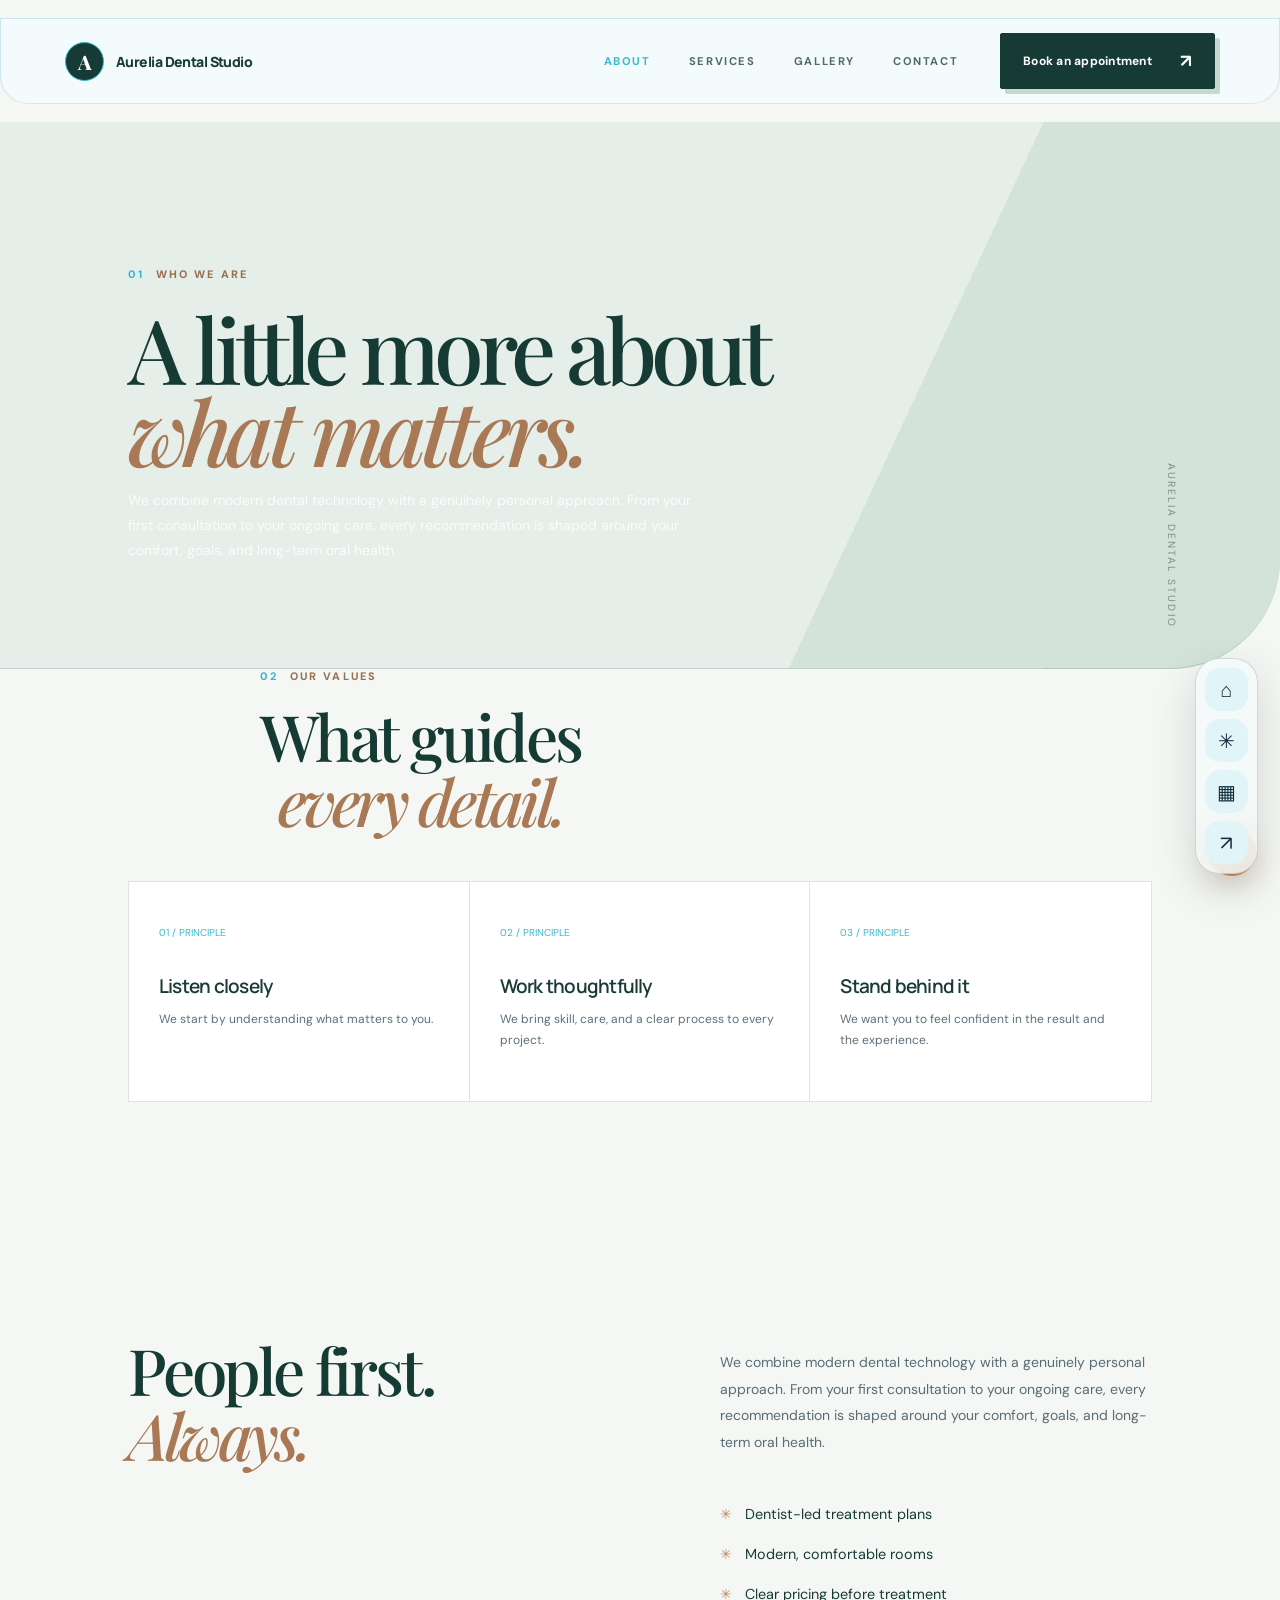
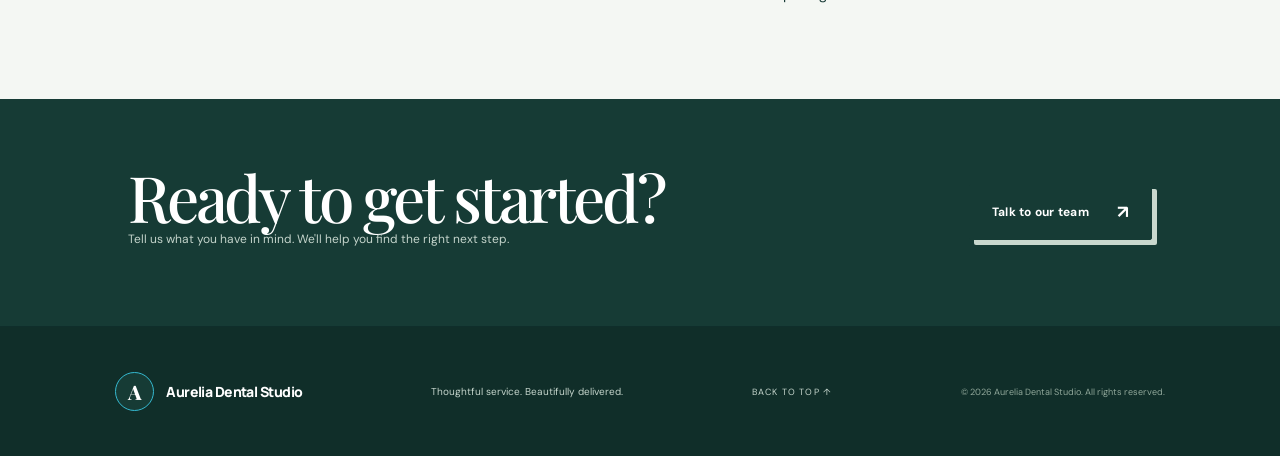
<file: about.html>
<!DOCTYPE html>

<html lang="en"><head><meta charset="utf-8"/><meta content="width=device-width,initial-scale=1" name="viewport"/><meta content="We combine modern dental technology with a genuinely personal approach. From your first consultation to your ongoing care, every recommendation is shaped around your comfort, goals, and long-term oral health." name="description"/><title>About — Aurelia Dental Studio</title><link href="https://fonts.googleapis.com" rel="preconnect"/><link crossorigin="" href="https://fonts.gstatic.com" rel="preconnect"/><link href="https://fonts.googleapis.com/css2?family=DM+Sans:wght@400;500;600;700&amp;family=Manrope:wght@400;500;600;700;800&amp;family=Playfair+Display:ital,wght@0,500;0,600;1,500&amp;display=swap" rel="stylesheet"/><link href="styles.css" rel="stylesheet"/><link href="pages.css" rel="stylesheet"/><meta content="website" property="og:type"/><meta content="About — Aurelia Dental Studio" property="og:title"/><meta content="We combine modern dental technology with a genuinely personal approach. From your first consultation to your ongoing care, every recommendation is shaped around your comfort, goals, and long-term oral health." property="og:description"/><meta content="summary_large_image" name="twitter:card"/><link href="dental-ui.css" rel="stylesheet"/></head><body class="dental page-about clinical ui-dental layout-about ui-dental page-layout-about-clinical" id="top"><div class="loader"><div class="loader-mark">A</div><span>Preparing your experience</span><div class="loader-line"><i></i></div></div><header class="site-header"><a class="brand" href="index.html"><span class="brand-mark">A</span><span>Aurelia Dental Studio</span></a><nav class="desktop-nav"><a href="about.html">About</a><a href="services.html">Services</a><a href="gallery.html">Gallery</a><a href="contact.html">Contact</a></nav><a class="nav-cta magnetic" href="contact.html">Book an appointment<span>↗</span></a><button aria-expanded="false" aria-label="Open menu" class="menu-toggle"><i></i><i></i></button></header><div class="mobile-menu"><a href="about.html">About</a><a href="services.html">Services</a><a href="gallery.html">Gallery</a><a href="contact.html">Contact</a></div><main class="dental-main dental-about-main" id="main" data-visual-system="dental" data-page-layout="about-clinical"><section class="page-hero dental-block dental-about-block-1"><div class="section-kicker"><span>01</span> WHO WE ARE</div><h1>A little more about<br/><em>what matters.</em></h1><p>We combine modern dental technology with a genuinely personal approach. From your first consultation to your ongoing care, every recommendation is shaped around your comfort, goals, and long-term oral health.</p></section><section class="page-wrap clinical-region-2 dental-block dental-about-block-2" style="padding-top:0"><div class="page-heading"><div><div class="section-kicker"><span>02</span> OUR VALUES</div><h2>What guides<br/><em>every detail.</em></h2></div></div><div class="value-grid dental-component"><article class="value-card reveal"><span class="num">01 / PRINCIPLE</span><h3>Listen closely</h3><p>We start by understanding what matters to you.</p></article><article class="value-card reveal"><span class="num">02 / PRINCIPLE</span><h3>Work thoughtfully</h3><p>We bring skill, care, and a clear process to every project.</p></article><article class="value-card reveal"><span class="num">03 / PRINCIPLE</span><h3>Stand behind it</h3><p>We want you to feel confident in the result and the experience.</p></article></div></section><section class="page-wrap clinical-region-1 dental-block dental-about-block-3"><div class="intro-grid dental-component"><h2 class="reveal">People first.<br/><em>Always.</em></h2><div class="intro-copy reveal"><p>We combine modern dental technology with a genuinely personal approach. From your first consultation to your ongoing care, every recommendation is shaped around your comfort, goals, and long-term oral health.</p><ul class="feature-list"><li><span class="check">✳</span>Dentist-led treatment plans</li><li><span class="check">✳</span>Modern, comfortable rooms</li><li><span class="check">✳</span>Clear pricing before treatment</li></ul></div></div></section><section class="page-cta dental-block dental-about-block-4"><div><h2>Ready to get started?</h2><p>Tell us what you have in mind. We'll help you find the right next step.</p></div><a class="primary-btn magnetic" href="contact.html">Talk to our team <span>↗</span></a></section></main><footer class="footer"><a class="brand" href="index.html"><span class="brand-mark">A</span><span>Aurelia Dental Studio</span></a><span>Thoughtful service. Beautifully delivered.</span><a class="back-top" href="#top">BACK TO TOP ↑</a><small>© <span id="year"></span> Aurelia Dental Studio. All rights reserved.</small></footer><a aria-label="Contact us" class="floating-contact" href="contact.html">↗</a>
<a class="skip-link" href="#main">Skip to content</a>
<nav aria-label="Quick access" class="quick-dock">
<a aria-label="Home" href="index.html" title="Home">⌂</a>
<a aria-label="Services" href="services.html" title="Services">✳</a>
<a aria-label="Gallery" href="gallery.html" title="Gallery">▦</a>
<a aria-label="Contact" href="contact.html" title="Contact">↗</a>
</nav>
<button aria-label="Back to top" class="to-top" title="Back to top" type="button">↑</button>
<script src="script.js"></script></body></html>
</file>
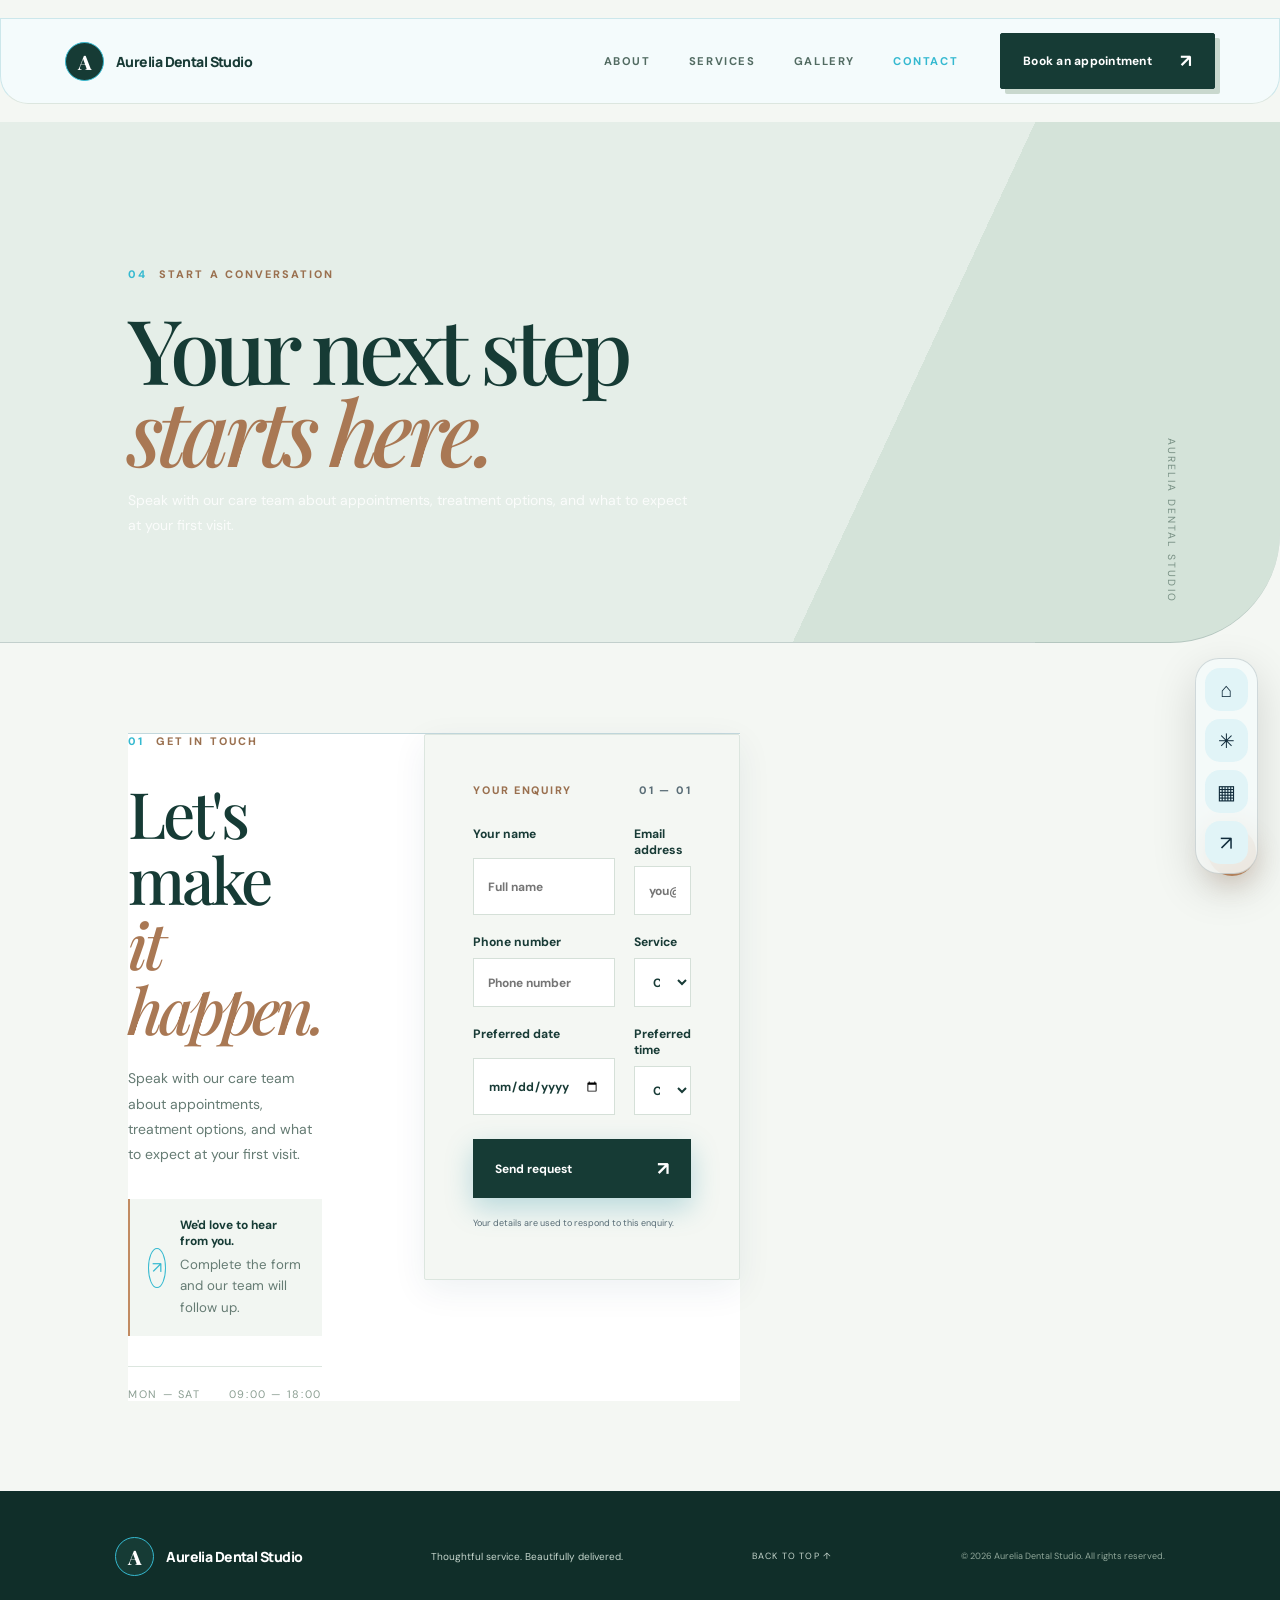
<file: contact.html>
<!DOCTYPE html>

<html lang="en"><head><meta charset="utf-8"/><meta content="width=device-width,initial-scale=1" name="viewport"/><meta content="Speak with our care team about appointments, treatment options, and what to expect at your first visit." name="description"/><title>Contact — Aurelia Dental Studio</title><link href="https://fonts.googleapis.com" rel="preconnect"/><link crossorigin="" href="https://fonts.gstatic.com" rel="preconnect"/><link href="https://fonts.googleapis.com/css2?family=DM+Sans:wght@400;500;600;700&amp;family=Manrope:wght@400;500;600;700;800&amp;family=Playfair+Display:ital,wght@0,500;0,600;1,500&amp;display=swap" rel="stylesheet"/><link href="styles.css" rel="stylesheet"/><link href="pages.css" rel="stylesheet"/><meta content="website" property="og:type"/><meta content="Contact — Aurelia Dental Studio" property="og:title"/><meta content="Speak with our care team about appointments, treatment options, and what to expect at your first visit." property="og:description"/><meta content="summary_large_image" name="twitter:card"/><link href="dental-ui.css" rel="stylesheet"/></head><body class="dental page-contact clinical ui-dental layout-contact ui-dental page-layout-contact-clinical" id="top"><div class="loader"><div class="loader-mark">A</div><span>Preparing your experience</span><div class="loader-line"><i></i></div></div><header class="site-header"><a class="brand" href="index.html"><span class="brand-mark">A</span><span>Aurelia Dental Studio</span></a><nav class="desktop-nav"><a href="about.html">About</a><a href="services.html">Services</a><a href="gallery.html">Gallery</a><a href="contact.html">Contact</a></nav><a class="nav-cta magnetic" href="contact.html">Book an appointment<span>↗</span></a><button aria-expanded="false" aria-label="Open menu" class="menu-toggle"><i></i><i></i></button></header><div class="mobile-menu"><a href="about.html">About</a><a href="services.html">Services</a><a href="gallery.html">Gallery</a><a href="contact.html">Contact</a></div><main class="dental-main dental-contact-main" id="main" data-visual-system="dental" data-page-layout="contact-clinical"><section class="page-hero dental-block dental-contact-block-1"><div class="section-kicker"><span>04</span> START A CONVERSATION</div><h1>Your next step<br/><em>starts here.</em></h1><p>Speak with our care team about appointments, treatment options, and what to expect at your first visit.</p></section><section class="page-wrap dental-block dental-contact-block-2"><div class="contact dental-component"><div class="contact-copy reveal dental-component"><div class="section-kicker"><span>01</span> GET IN TOUCH</div><h2>Let's make<br/><em>it happen.</em></h2><p>Speak with our care team about appointments, treatment options, and what to expect at your first visit.</p><div class="contact-note dental-component"><span class="note-icon">↗</span><div><b>We'd love to hear from you.</b><span>Complete the form and our team will follow up.</span></div></div><div class="contact-meta dental-component"><span>MON — SAT</span><span>09:00 — 18:00</span></div></div><form class="lead-form page-form reveal" novalidate=""><div class="form-heading"><span>YOUR ENQUIRY</span><span class="form-step">01 — 01</span></div><label>Your name<input name="name" placeholder="Full name" required=""/></label><label>Email address<input name="email" placeholder="you@example.com" required="" type="email"/></label><label>Phone number<input name="phone" placeholder="Phone number" required="" type="tel"/></label><label>Service<select name="service" required=""><option value="">Choose a service</option><option>Preventive care</option><option>Cosmetic dentistry</option><option>Restorative care</option><option>Clear aligners</option><option>Teeth whitening</option><option>Dental implants</option></select></label><label>Preferred date<input name="date" required="" type="date"/></label><label>Preferred time<select name="time" required=""><option value="">Choose a time</option><option>09:00 AM</option><option>11:00 AM</option><option>01:00 PM</option><option>03:00 PM</option></select></label><button class="submit-btn magnetic" type="submit"><span>Send request</span><b>↗</b></button><p class="form-legal">Your details are used to respond to this enquiry.</p><div aria-live="polite" class="form-success" role="status"><b>Thank you — your request has been saved.</b><span>This demo stores the request in this browser only. Connect a backend to receive enquiries in your business inbox.</span></div></form></div></section></main><footer class="footer"><a class="brand" href="index.html"><span class="brand-mark">A</span><span>Aurelia Dental Studio</span></a><span>Thoughtful service. Beautifully delivered.</span><a class="back-top" href="#top">BACK TO TOP ↑</a><small>© <span id="year"></span> Aurelia Dental Studio. All rights reserved.</small></footer><a aria-label="Contact us" class="floating-contact" href="contact.html">↗</a>
<a class="skip-link" href="#main">Skip to content</a>
<nav aria-label="Quick access" class="quick-dock">
<a aria-label="Home" href="index.html" title="Home">⌂</a>
<a aria-label="Services" href="services.html" title="Services">✳</a>
<a aria-label="Gallery" href="gallery.html" title="Gallery">▦</a>
<a aria-label="Contact" href="contact.html" title="Contact">↗</a>
</nav>
<button aria-label="Back to top" class="to-top" title="Back to top" type="button">↑</button>
<script src="script.js"></script></body></html>
</file>
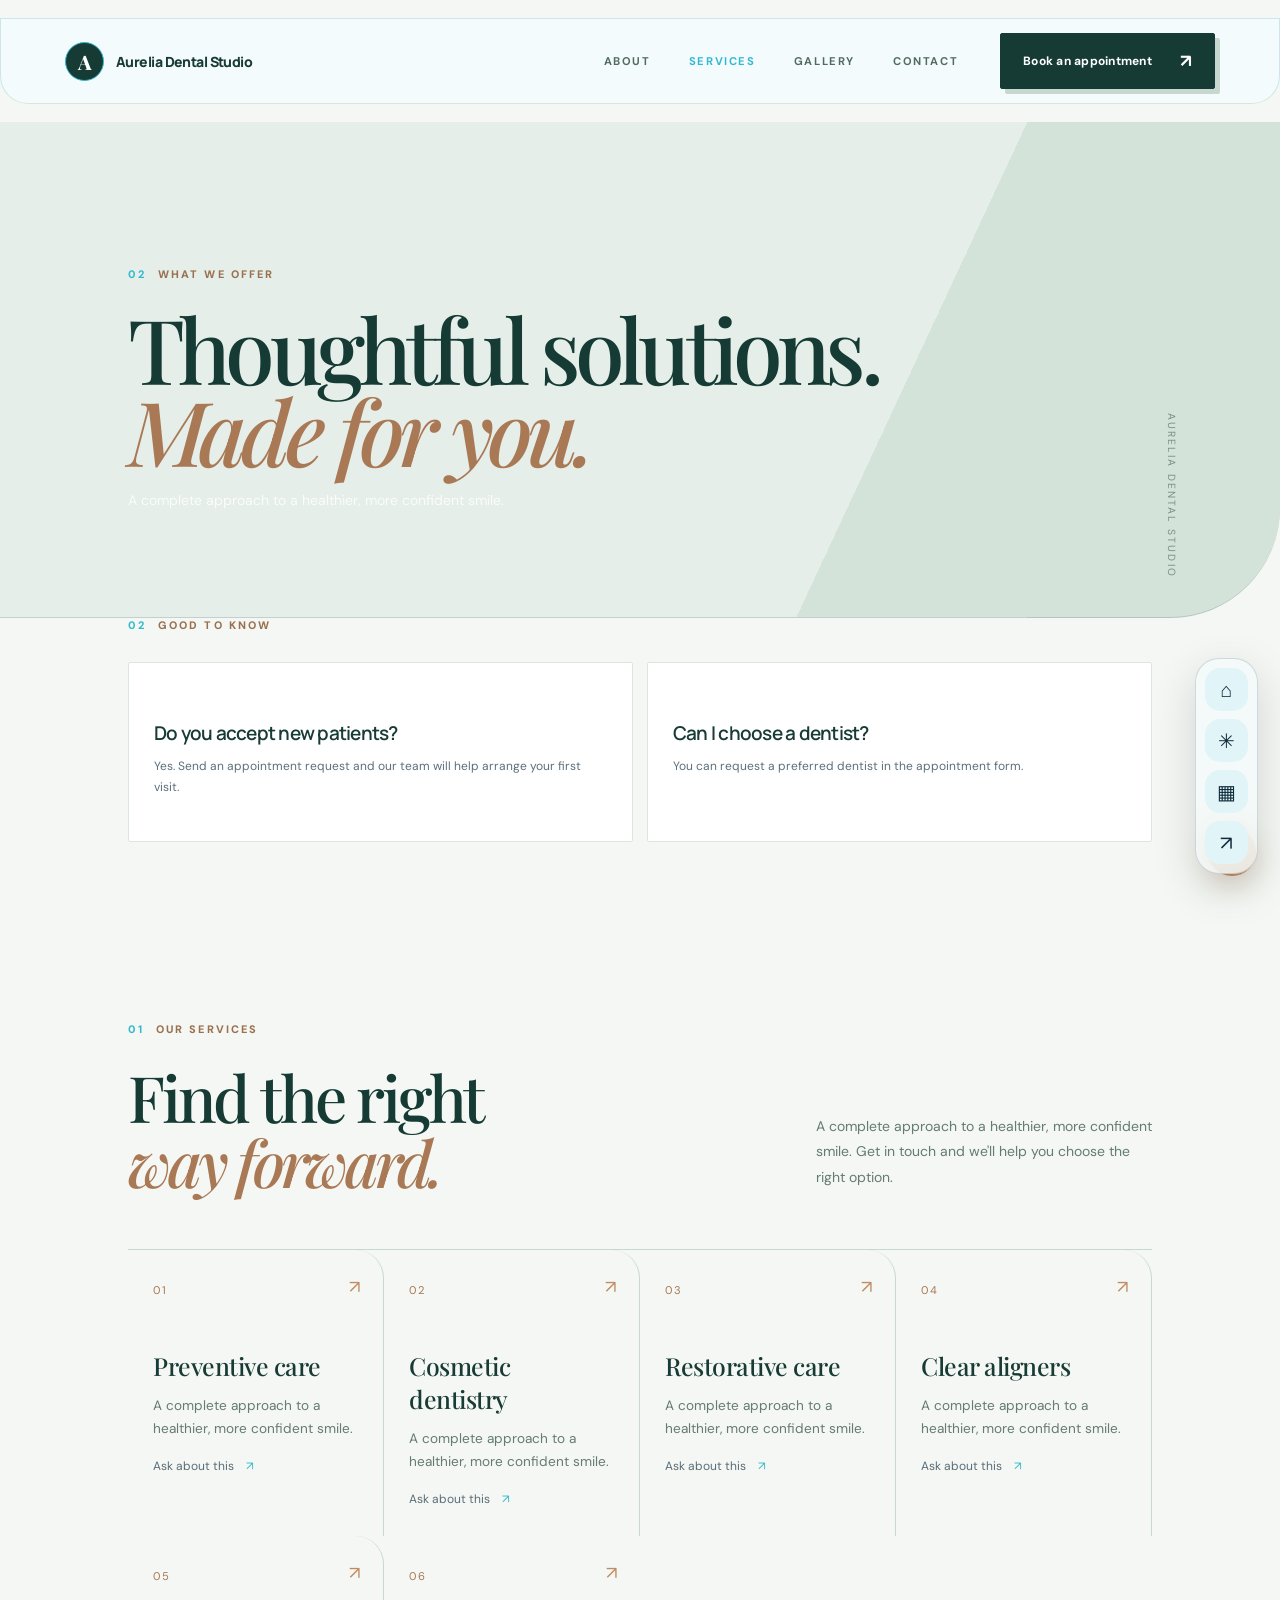
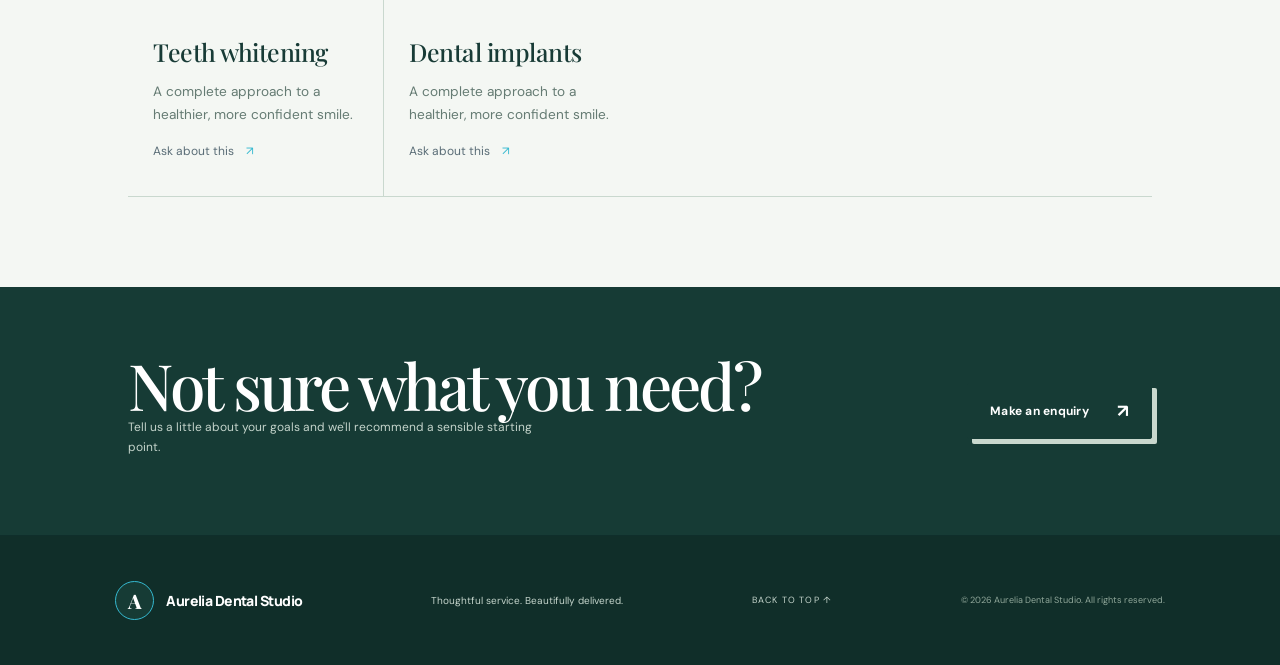
<file: services.html>
<!DOCTYPE html>

<html lang="en"><head><meta charset="utf-8"/><meta content="width=device-width,initial-scale=1" name="viewport"/><meta content="A complete approach to a healthier, more confident smile." name="description"/><title>Services — Aurelia Dental Studio</title><link href="https://fonts.googleapis.com" rel="preconnect"/><link crossorigin="" href="https://fonts.gstatic.com" rel="preconnect"/><link href="https://fonts.googleapis.com/css2?family=DM+Sans:wght@400;500;600;700&amp;family=Manrope:wght@400;500;600;700;800&amp;family=Playfair+Display:ital,wght@0,500;0,600;1,500&amp;display=swap" rel="stylesheet"/><link href="styles.css" rel="stylesheet"/><link href="pages.css" rel="stylesheet"/><meta content="website" property="og:type"/><meta content="Services — Aurelia Dental Studio" property="og:title"/><meta content="A complete approach to a healthier, more confident smile." property="og:description"/><meta content="summary_large_image" name="twitter:card"/><link href="dental-ui.css" rel="stylesheet"/></head><body class="dental page-services clinical ui-dental layout-services ui-dental page-layout-services-clinical" id="top"><div class="loader"><div class="loader-mark">A</div><span>Preparing your experience</span><div class="loader-line"><i></i></div></div><header class="site-header"><a class="brand" href="index.html"><span class="brand-mark">A</span><span>Aurelia Dental Studio</span></a><nav class="desktop-nav"><a href="about.html">About</a><a href="services.html">Services</a><a href="gallery.html">Gallery</a><a href="contact.html">Contact</a></nav><a class="nav-cta magnetic" href="contact.html">Book an appointment<span>↗</span></a><button aria-expanded="false" aria-label="Open menu" class="menu-toggle"><i></i><i></i></button></header><div class="mobile-menu"><a href="about.html">About</a><a href="services.html">Services</a><a href="gallery.html">Gallery</a><a href="contact.html">Contact</a></div><main class="dental-main dental-services-main" id="main" data-visual-system="dental" data-page-layout="services-clinical"><section class="page-hero dental-block dental-services-block-1"><div class="section-kicker"><span>02</span> WHAT WE OFFER</div><h1>Thoughtful solutions.<br/><em>Made for you.</em></h1><p>A complete approach to a healthier, more confident smile.</p></section><section class="page-wrap clinical-region-2 dental-block dental-services-block-2" style="padding-top:0"><div class="section-kicker"><span>02</span> GOOD TO KNOW</div><div class="faq-grid dental-component" style="margin-top:30px"><article class="faq-card reveal"><h3>Do you accept new patients?</h3><p>Yes. Send an appointment request and our team will help arrange your first visit.</p></article><article class="faq-card reveal"><h3>Can I choose a dentist?</h3><p>You can request a preferred dentist in the appointment form.</p></article></div></section><section class="page-wrap clinical-region-1 dental-block dental-services-block-3"><div class="section-heading"><div><div class="section-kicker"><span>01</span> OUR SERVICES</div><h2>Find the right<br/><em>way forward.</em></h2></div><p>A complete approach to a healthier, more confident smile. Get in touch and we'll help you choose the right option.</p></div><div class="service-grid dental-component"><article class="service-card reveal"><span class="service-no">01</span><h3>Preventive care</h3><p>A complete approach to a healthier, more confident smile.</p><a class="text-link" href="contact.html">Ask about this <span>↗</span></a><span class="card-arrow">↗</span></article><article class="service-card reveal"><span class="service-no">02</span><h3>Cosmetic dentistry</h3><p>A complete approach to a healthier, more confident smile.</p><a class="text-link" href="contact.html">Ask about this <span>↗</span></a><span class="card-arrow">↗</span></article><article class="service-card reveal"><span class="service-no">03</span><h3>Restorative care</h3><p>A complete approach to a healthier, more confident smile.</p><a class="text-link" href="contact.html">Ask about this <span>↗</span></a><span class="card-arrow">↗</span></article><article class="service-card reveal"><span class="service-no">04</span><h3>Clear aligners</h3><p>A complete approach to a healthier, more confident smile.</p><a class="text-link" href="contact.html">Ask about this <span>↗</span></a><span class="card-arrow">↗</span></article><article class="service-card reveal"><span class="service-no">05</span><h3>Teeth whitening</h3><p>A complete approach to a healthier, more confident smile.</p><a class="text-link" href="contact.html">Ask about this <span>↗</span></a><span class="card-arrow">↗</span></article><article class="service-card reveal"><span class="service-no">06</span><h3>Dental implants</h3><p>A complete approach to a healthier, more confident smile.</p><a class="text-link" href="contact.html">Ask about this <span>↗</span></a><span class="card-arrow">↗</span></article></div></section><section class="page-cta dental-block dental-services-block-4"><div><h2>Not sure what you need?</h2><p>Tell us a little about your goals and we'll recommend a sensible starting point.</p></div><a class="primary-btn magnetic" href="contact.html">Make an enquiry <span>↗</span></a></section></main><footer class="footer"><a class="brand" href="index.html"><span class="brand-mark">A</span><span>Aurelia Dental Studio</span></a><span>Thoughtful service. Beautifully delivered.</span><a class="back-top" href="#top">BACK TO TOP ↑</a><small>© <span id="year"></span> Aurelia Dental Studio. All rights reserved.</small></footer><a aria-label="Contact us" class="floating-contact" href="contact.html">↗</a>
<a class="skip-link" href="#main">Skip to content</a>
<nav aria-label="Quick access" class="quick-dock">
<a aria-label="Home" href="index.html" title="Home">⌂</a>
<a aria-label="Services" href="services.html" title="Services">✳</a>
<a aria-label="Gallery" href="gallery.html" title="Gallery">▦</a>
<a aria-label="Contact" href="contact.html" title="Contact">↗</a>
</nav>
<button aria-label="Back to top" class="to-top" title="Back to top" type="button">↑</button>
<script src="script.js"></script></body></html>
</file>
<file: styles.css>
*{box-sizing:border-box}:root{--primary:#123B52;--accent:#35B9D0;--bg:#F4FAFB;--ink:#102B3B;--surface:#FFFFFF;--surface-soft:#E5F5F7;--button:#087E98;--muted:color-mix(in srgb,var(--ink) 68%,transparent);--line:color-mix(in srgb,var(--ink) 16%,transparent);--shadow:0 24px 70px color-mix(in srgb,var(--primary) 18%,transparent)}html{scroll-behavior:auto}body{margin:0;background:var(--bg);color:var(--ink);font-family:"DM Sans",sans-serif;overflow-x:hidden}a{color:inherit;text-decoration:none}button,input,select,textarea{font:inherit}.loader{position:fixed;inset:0;z-index:1000;background:var(--bg);display:flex;flex-direction:column;align-items:center;justify-content:center;gap:16px;transition:opacity .6s,visibility .6s}.loader.done{opacity:0;visibility:hidden}.loader-mark,.brand-mark{display:grid;place-items:center;border:1px solid var(--accent);border-radius:50%;color:var(--accent);font-family:Manrope;font-weight:800}.loader-mark{width:56px;height:56px;font-size:25px}.loader span{font-size:11px;letter-spacing:.14em;text-transform:uppercase;color:var(--muted)}.loader-line{height:2px;width:140px;background:var(--line);overflow:hidden}.loader-line i{display:block;height:100%;width:40%;background:var(--accent);animation:load 1s ease-in-out infinite alternate}@keyframes load{to{transform:translateX(150%)}}.site-header{height:88px;padding:0 6vw;display:flex;align-items:center;justify-content:space-between;border-bottom:1px solid var(--line);position:absolute;top:0;left:0;right:0;z-index:20}.brand{display:flex;align-items:center;gap:12px;font:700 14px Manrope;letter-spacing:-.03em}.brand-mark{width:34px;height:34px;font-size:15px;background:color-mix(in srgb,var(--accent) 12%,transparent)}.desktop-nav{display:flex;gap:38px;margin-left:auto;margin-right:42px}.desktop-nav a,.mobile-menu a{font-size:12px;color:var(--muted);transition:color .25s,transform .25s}.desktop-nav a:hover{color:var(--accent);transform:translateY(-3px)}.nav-cta,.primary-btn,.outline-btn{display:inline-flex;align-items:center;gap:28px;border-radius:100px;padding:14px 18px 14px 23px;font-size:12px;font-weight:700;transition:transform .25s,box-shadow .25s;background:var(--accent);color:#10202a}.nav-cta span,.primary-btn span,.outline-btn span{font-size:18px;transition:transform .3s}.nav-cta:hover span,.primary-btn:hover span,.outline-btn:hover span{transform:translate(3px,-3px)}.menu-toggle{display:none;background:none;border:0;color:var(--ink)}.mobile-menu{display:none}.hero{min-height:780px;padding:170px 8vw 95px;display:grid;grid-template-columns:1fr 1fr;align-items:center;position:relative;overflow:hidden}.hero-copy{position:relative;z-index:2;max-width:620px}.eyebrow,.section-kicker{font-size:10px;letter-spacing:.16em;font-weight:700;color:var(--muted);display:flex;align-items:center;gap:12px}.eyebrow-dot{width:7px;height:7px;border-radius:50%;background:var(--accent);box-shadow:0 0 14px var(--accent)}h1,h2,h3,p{margin-top:0}h1,h2{font-family:Manrope,sans-serif;letter-spacing:-.075em;font-weight:600}h1{font-size:clamp(58px,7vw,106px);line-height:.99;margin:32px 0 25px}h1 em,h2 em{font-family:"Playfair Display",serif;font-weight:500;letter-spacing:-.065em;color:var(--accent)}.hero-sub{max-width:440px;color:var(--muted);font-size:15px;line-height:1.8}.hero-actions{display:flex;align-items:center;gap:28px;margin-top:34px}.primary-btn{padding:17px 22px 17px 26px}.text-link{font-size:12px;color:var(--muted)}.text-link span{margin-left:9px;color:var(--accent)}.hero-proof{display:flex;align-items:center;gap:13px;margin-top:66px;font-size:10px;color:var(--muted)}.proof-avatars{display:flex}.proof-avatars b{width:26px;height:26px;border-radius:50%;display:grid;place-items:center;background:color-mix(in srgb,var(--accent) 20%,var(--bg));border:2px solid var(--bg);margin-right:-7px;color:var(--accent)}.hero-art{height:490px;position:relative;display:grid;place-items:center;isolation:isolate;perspective:900px}.art-glow{position:absolute;width:70%;aspect-ratio:1;border-radius:50%;background:radial-gradient(circle,color-mix(in srgb,var(--accent) 28%,transparent),transparent 68%);filter:blur(22px)}.art-orbit{position:absolute;border:1px solid color-mix(in srgb,var(--accent) 36%,transparent);border-radius:50%;transform:rotate(-25deg)}.orbit-one{width:78%;height:55%;animation:orbit 16s linear infinite}.orbit-two{width:58%;height:86%;transform:rotate(50deg);border-style:dashed;animation:orbit 23s linear infinite reverse}@keyframes orbit{to{transform:rotate(335deg)}}.art-object{width:min(62%,340px);aspect-ratio:1;border-radius:34% 66% 57% 43% / 47% 37% 63% 53%;display:grid;place-items:center;background:linear-gradient(145deg,color-mix(in srgb,var(--accent) 70%,white),color-mix(in srgb,var(--accent) 22%,var(--bg)) 48%,color-mix(in srgb,var(--accent) 55%,black));box-shadow:inset 15px 15px 35px #ffffff55,inset -25px -30px 50px #0004,0 35px 90px #0003;transform:rotate(-12deg);animation:float 6s ease-in-out infinite;transition:transform .2s;z-index:2}.object-inner{font-size:clamp(90px,14vw,180px);color:#ffffffb8;text-shadow:0 14px 24px #0003;filter:drop-shadow(0 15px 10px #0002)}@keyframes float{50%{transform:translateY(-16px) rotate(-5deg)}}.art-tag{position:absolute;font-size:9px;letter-spacing:.16em;color:var(--muted);border:1px solid var(--line);border-radius:40px;padding:10px 14px;background:color-mix(in srgb,var(--bg) 65%,transparent);backdrop-filter:blur(12px)}.tag-one{top:18%;right:0}.tag-two{bottom:15%;left:2%}.art-index{position:absolute;right:0;bottom:2%;font:700 12px Manrope;color:var(--accent)}.art-index span{color:var(--muted)}.hero-bottom{position:absolute;bottom:35px;left:8vw;right:8vw;display:flex;align-items:center;gap:16px;font-size:9px;letter-spacing:.15em;color:var(--muted)}.scroll-line{height:1px;background:var(--line);flex:1;position:relative}.scroll-line:after{content:"";position:absolute;left:0;top:0;width:15%;height:1px;background:var(--accent);animation:scrollline 2s ease-in-out infinite}@keyframes scrollline{to{left:85%}}.section-pad{padding:125px 9vw}.section-kicker span{color:var(--accent)}.intro{border-top:1px solid var(--line)}.intro-grid{display:grid;grid-template-columns:1.1fr .9fr;gap:10vw;margin-top:55px}h2{font-size:clamp(42px,5.2vw,72px);line-height:1.05;margin-bottom:0}.intro-copy{padding-top:12px}.intro-copy>p,.section-heading>p,.contact-copy>p{color:var(--muted);line-height:1.9;font-size:14px;max-width:460px}.feature-list{list-style:none;padding:15px 0 0;margin:0;display:grid;gap:15px}.feature-list li{font-size:12px;display:flex;align-items:center;gap:12px}.check{color:var(--accent)}.services{background:color-mix(in srgb,var(--ink) 3%,var(--bg))}.section-heading{display:flex;align-items:end;justify-content:space-between;gap:40px;margin-bottom:55px}.section-heading h2{margin-top:28px}.section-heading>p{max-width:280px;margin-bottom:5px}.service-grid{display:grid;grid-template-columns:repeat(4,1fr);gap:12px}.service-card{min-height:260px;padding:26px 23px;border:1px solid var(--line);border-radius:8px;position:relative;transition:transform .4s,border-color .4s,background .4s;overflow:hidden}.service-card:before{content:"";position:absolute;width:160px;height:160px;border-radius:50%;background:var(--accent);filter:blur(70px);opacity:0;right:-80px;bottom:-90px;transition:opacity .4s}.service-card:hover{transform:translateY(-9px) rotateX(3deg);border-color:var(--accent);background:color-mix(in srgb,var(--accent) 5%,var(--bg))}.service-card:hover:before{opacity:.2}.service-no{font-size:10px;color:var(--accent)}.service-card h3{font:600 19px Manrope;letter-spacing:-.04em;margin:55px 0 12px}.service-card p{font-size:11px;line-height:1.7;color:var(--muted);max-width:220px}.card-arrow{position:absolute;right:22px;top:22px;color:var(--accent);font-size:18px;transition:transform .3s}.service-card:hover .card-arrow{transform:translate(4px,-4px)}.manifesto{min-height:570px;display:flex;align-items:center;padding:100px 12vw;position:relative;overflow:hidden;background:color-mix(in srgb,var(--accent) 10%,var(--bg))}.manifesto-shape{position:absolute;width:500px;height:500px;border:1px solid color-mix(in srgb,var(--accent) 35%,transparent);border-radius:50%;right:-100px;top:30px;box-shadow:0 0 0 60px color-mix(in srgb,var(--accent) 3%,transparent),0 0 0 120px color-mix(in srgb,var(--accent) 2%,transparent)}.manifesto-content{position:relative;z-index:1;max-width:650px}.manifesto-content h2{margin:30px 0 22px}.manifesto-content p{max-width:430px;color:var(--muted);line-height:1.8;font-size:13px;margin-bottom:30px}.outline-btn{background:transparent;border:1px solid var(--accent);color:var(--ink)}.manifesto-side{position:absolute;right:8vw;bottom:65px;display:flex;gap:22px;font-size:9px;letter-spacing:.18em;color:var(--muted);writing-mode:vertical-rl}.contact{display:grid;grid-template-columns:.9fr 1.1fr;gap:10vw}.contact-copy h2{margin:32px 0 25px}.contact-note{display:flex;gap:14px;align-items:center;margin-top:45px}.note-icon{width:40px;height:40px;border:1px solid var(--accent);border-radius:50%;display:grid;place-items:center;color:var(--accent)}.contact-note div{display:grid;gap:5px}.contact-note b{font-size:12px}.contact-note span:last-child{font-size:10px;color:var(--muted)}.contact-meta{display:flex;gap:28px;margin-top:45px;font-size:9px;letter-spacing:.14em;color:var(--muted)}.lead-form{padding:34px;border:1px solid var(--line);border-radius:12px;background:color-mix(in srgb,var(--ink) 3%,var(--bg));display:grid;gap:17px}.form-heading{display:flex;justify-content:space-between;font-size:9px;letter-spacing:.16em;color:var(--accent);margin-bottom:8px}.form-step{color:var(--muted)}.lead-form label{display:grid;gap:8px;font-size:10px;color:var(--muted)}.lead-form input,.lead-form select,.lead-form textarea{width:100%;padding:13px 14px;border:1px solid var(--line);border-radius:5px;background:var(--bg);color:var(--ink);outline:none;font-size:12px;transition:border .2s}.lead-form input:focus,.lead-form select:focus,.lead-form textarea:focus{border-color:var(--accent)}.lead-form textarea{resize:vertical}.form-row{display:grid;grid-template-columns:1fr 1fr;gap:14px}.submit-btn{border:0;background:var(--accent);color:#10202a;border-radius:5px;padding:16px 18px;display:flex;justify-content:space-between;align-items:center;font-weight:700;font-size:12px;cursor:pointer;margin-top:5px;transition:transform .2s,filter .2s}.submit-btn:hover{transform:translateY(-3px);filter:brightness(1.08)}.submit-btn b{font-size:19px}.form-legal{font-size:9px;color:var(--muted);line-height:1.5;margin:0}.form-success{display:none;padding:15px;border:1px solid var(--accent);background:color-mix(in srgb,var(--accent) 10%,transparent);border-radius:6px;font-size:12px;gap:6px}.form-success.show{display:grid}.form-success span{font-size:10px;color:var(--muted);line-height:1.6}.footer{padding:35px 6vw;display:flex;align-items:center;justify-content:space-between;gap:20px;border-top:1px solid var(--line);font-size:10px;color:var(--muted)}.footer .brand{color:var(--ink)}.footer small{font-size:9px}.back-top{letter-spacing:.13em;font-size:9px}.floating-contact{position:fixed;right:24px;bottom:24px;width:48px;height:48px;border-radius:50%;background:var(--accent);color:#10202a;display:grid;place-items:center;font-size:20px;z-index:10;box-shadow:0 10px 30px #0002;transition:transform .25s}.floating-contact:hover{transform:translateY(-5px) rotate(45deg)}.reveal{opacity:0;transform:translateY(28px);transition:opacity .8s,transform .8s}.reveal.visible{opacity:1;transform:translateY(0)}.restaurant .hero{background:radial-gradient(ellipse at 75% 48%,#70502b30,transparent 40%)}.restaurant .art-object{border-radius:50%;background:radial-gradient(circle at 40% 35%,#f6dba1,#9b5524 55%,#382014 72%);box-shadow:inset 0 0 0 14px #2b1c14,0 35px 90px #0008}.restaurant .object-inner{font-size:150px;color:#f5e7c6}.restaurant .service-card{border-radius:0}.restaurant .manifesto{background:#201a14}.restaurant .manifesto-content h2{color:#f5eee2}.car .hero-art{filter:drop-shadow(0 40px 40px #3c8dff25)}.car .art-object{width:80%;height:43%;aspect-ratio:auto;border-radius:48% 48% 25% 25%;transform:rotate(-8deg) skewX(-12deg);background:linear-gradient(160deg,#d9e4f3,#526579 45%,#0b1727 75%);box-shadow:inset 0 12px 22px #fff9,0 35px 80px #000}.car .object-inner{font-size:130px}.roofing .hero-art:after,.plumbing .hero-art:after{content:"";position:absolute;inset:12%;border:1px solid var(--line);transform:rotate(45deg);z-index:-1}.roofing .art-object{border-radius:12px 12px 35px 35px;clip-path:polygon(50% 0,100% 38%,88% 38%,88% 100%,12% 100%,12% 38%,0 38%);background:linear-gradient(135deg,#ffb178,#d65d2e 50%,#572c20)}.plumbing .art-object{border-radius:40px 40px 100px 100px;background:linear-gradient(145deg,#8beaff,#1389c5 55%,#063f69)}.cleaning .art-object{border-radius:42% 58% 61% 39%;background:radial-gradient(circle at 35% 25%,#fff,#a5f5e8 45%,#35bda9 80%);box-shadow:inset 12px 12px 30px #fff,0 35px 90px #22b89c44}.salon .art-object{border-radius:50% 50% 45% 45%;background:linear-gradient(145deg,#f8d8c7,#c98f88 60%,#815b59)}.landscape .art-object{border-radius:48% 52% 30% 70%;background:radial-gradient(circle at 35% 25%,#e5efb0,#8aa74d 48%,#34553a 80%)}.dental .art-object{border-radius:46% 54% 48% 52%;background:linear-gradient(145deg,#fff,#d4f7fa 55%,#74c7d5)}@media(max-width:900px){.desktop-nav{gap:18px;margin-right:20px}.hero{padding-left:6vw;padding-right:6vw;grid-template-columns:1fr 1fr}.hero-art{height:400px}.service-grid{grid-template-columns:repeat(2,1fr)}.section-pad{padding:90px 7vw}.contact{gap:5vw}}@media(max-width:650px){.site-header{height:72px;padding:0 6vw}.desktop-nav,.nav-cta{display:none}.menu-toggle{display:grid;gap:6px;padding:10px}.menu-toggle i{display:block;width:24px;height:1px;background:var(--ink);transition:transform .3s}.menu-toggle[aria-expanded="true"] i:first-child{transform:translateY(3.5px) rotate(45deg)}.menu-toggle[aria-expanded="true"] i:last-child{transform:translateY(-3.5px) rotate(-45deg)}.mobile-menu{position:fixed;top:72px;left:0;right:0;z-index:19;background:var(--bg);padding:0 8vw;display:grid;max-height:0;overflow:hidden;transition:max-height .45s,padding .45s;border-bottom:1px solid transparent}.mobile-menu.open{max-height:300px;padding:20px 8vw 28px;border-color:var(--line)}.mobile-menu a{padding:13px 0;font:600 22px Manrope;color:var(--ink)}.hero{min-height:auto;padding:135px 7vw 90px;display:flex;flex-direction:column;align-items:stretch;gap:10px}h1{font-size:clamp(54px,14vw,78px)}.hero-art{height:330px;margin-top:10px}.hero-proof{margin-top:38px}.hero-bottom{left:7vw;right:7vw;bottom:24px}.section-pad{padding:78px 7vw}.intro-grid,.contact{grid-template-columns:1fr;gap:35px}.intro-grid{margin-top:35px}h2{font-size:clamp(40px,11vw,58px)}.section-heading{display:block;margin-bottom:35px}.section-heading>p{margin-top:22px}.service-grid{grid-template-columns:1fr 1fr;gap:9px}.service-card{min-height:230px;padding:19px 15px}.service-card h3{font-size:16px;margin-top:48px}.service-card p{font-size:10px}.manifesto{padding:85px 8vw;min-height:500px}.manifesto-side{right:6vw;bottom:35px;gap:12px}.lead-form{padding:23px 18px}.footer{padding:28px 7vw;display:grid;grid-template-columns:1fr 1fr}.footer>span{display:none}.footer small{text-align:right}.form-row{gap:9px}}@media(max-width:390px){.service-grid{grid-template-columns:1fr}.service-card{min-height:190px}.hero-actions{gap:15px;flex-wrap:wrap}}@media(prefers-reduced-motion:reduce){*,*::before,*::after{scroll-behavior:auto!important;animation-duration:.01ms!important;animation-iteration-count:1!important;transition-duration:.01ms!important}.reveal{opacity:1;transform:none}}

/* 2027 mobile usability refinements */
html { -webkit-text-size-adjust: 100%; }
body { min-width: 320px; }
img, video, iframe { max-width: 100%; }
button, a, input, select, textarea { -webkit-tap-highlight-color: transparent; }
button, .menu-toggle, .primary-btn, .nav-cta, .outline-btn, .submit-btn { touch-action: manipulation; }
@media (max-width: 900px) {
  .site-header { padding-left: 5vw; padding-right: 5vw; }
  .hero { gap: 24px; }
  .hero-copy { min-width: 0; }
  .hero-art { min-width: 0; }
  .contact { align-items: start; }
}
@media (max-width: 650px) {
  .site-header { height: 68px; }
  .brand { gap: 9px; font-size: 12px; min-width: 0; }
  .brand > span:last-child { overflow: hidden; text-overflow: ellipsis; white-space: nowrap; }
  .brand-mark { flex: 0 0 32px; width: 32px; height: 32px; }
  .menu-toggle { min-width: 44px; min-height: 44px; place-items: center; }
  .mobile-menu { top: 68px; max-height: 0; padding-left: 7vw; padding-right: 7vw; }
  .mobile-menu.open { max-height: 80vh; overflow-y: auto; }
  .mobile-menu a { min-height: 48px; display: flex; align-items: center; font-size: 20px; }
  .hero { padding-top: 118px; padding-bottom: 82px; }
  .hero-copy { width: 100%; }
  .hero-sub { font-size: 14px; }
  .hero-actions { align-items: flex-start; }
  .hero-actions a { min-height: 44px; display: inline-flex; align-items: center; }
  .hero-art { width: 100%; height: clamp(250px, 72vw, 340px); }
  .art-tag { font-size: 8px; padding: 8px 10px; }
  .hero-bottom { font-size: 8px; }
  .section-pad { padding-top: 68px; padding-bottom: 68px; }
  .service-grid { grid-template-columns: repeat(2, minmax(0, 1fr)); }
  .service-card { min-width: 0; }
  .contact { grid-template-columns: minmax(0, 1fr); }
  .lead-form { min-width: 0; }
  .lead-form input, .lead-form select, .lead-form textarea { font-size: 16px; min-height: 46px; }
  .lead-form textarea { min-height: 110px; }
  .submit-btn { min-height: 48px; }
  .floating-contact { right: 16px; bottom: 16px; width: 48px; height: 48px; }
}
@media (max-width: 520px) {
  .form-row { grid-template-columns: minmax(0, 1fr); }
  .contact-meta { flex-wrap: wrap; gap: 14px 20px; }
  .hero-proof { flex-wrap: wrap; }
  .footer { grid-template-columns: minmax(0, 1fr); gap: 14px; }
  .footer small { text-align: left; }
  .footer .back-top { justify-self: start; }
}
@media (max-width: 380px) {
  .service-grid { grid-template-columns: minmax(0, 1fr); }
  h1 { font-size: clamp(46px, 13vw, 58px); }
  .hero-actions { flex-direction: column; align-items: flex-start; }
  .lead-form { padding: 20px 15px; }
}

/* Custom generated photography */
.hero-art{background-image:linear-gradient(180deg,rgba(0,0,0,.02),rgba(0,0,0,.25)),url("assets/business-hero.webp");background-size:cover;background-position:center;border-radius:14px;overflow:hidden;}
.hero-art .art-glow{background:radial-gradient(circle,rgba(255,255,255,.14),transparent 68%);}
.hero-art .art-object{background:rgba(255,255,255,.10);backdrop-filter:blur(3px);box-shadow:0 20px 60px rgba(0,0,0,.18);border:1px solid rgba(255,255,255,.28);}
.hero-art .object-inner{color:rgba(255,255,255,.72);}

.business-visual{position:absolute;inset:7% 4%;width:92%;height:86%;object-fit:cover;border-radius:28px;z-index:1;box-shadow:0 28px 70px #0002;border:1px solid #ffffff66}
.hero-art .art-object{opacity:.12;z-index:2;pointer-events:none}.hero-art .art-tag,.hero-art .art-index{z-index:3}
@media(max-width:650px){.business-visual{inset:6% 2%;width:96%;height:88%;border-radius:20px}}


/* 2026 premium color system + visual engagement refinements */
:root{--radius-card:18px;--ease-premium:cubic-bezier(.2,.75,.25,1)}
::selection{background:var(--accent);color:var(--bg)}
html{scroll-behavior:smooth}
body{background:radial-gradient(ellipse at 88% 3%,color-mix(in srgb,var(--accent) 9%,transparent),transparent 34rem),var(--bg)}
.site-header{background:color-mix(in srgb,var(--bg) 84%,transparent);backdrop-filter:blur(18px) saturate(145%);-webkit-backdrop-filter:blur(18px) saturate(145%);border-bottom-color:color-mix(in srgb,var(--accent) 16%,var(--line))}
.desktop-nav a[aria-current=page],.mobile-menu a[aria-current=page]{color:var(--accent);font-weight:700}
.nav-cta,.primary-btn,.submit-btn,.floating-contact{background:var(--button);color:#fff;box-shadow:0 10px 28px color-mix(in srgb,var(--button) 25%,transparent)}
.nav-cta:hover,.primary-btn:hover,.submit-btn:hover,.floating-contact:hover{box-shadow:0 16px 38px color-mix(in srgb,var(--button) 34%,transparent);filter:saturate(1.08)}
.outline-btn{border-color:var(--accent);background:color-mix(in srgb,var(--accent) 7%,transparent)}
a:focus-visible,button:focus-visible,input:focus-visible,select:focus-visible,textarea:focus-visible{outline:3px solid var(--accent);outline-offset:4px}
.hero{background-image:linear-gradient(115deg,color-mix(in srgb,var(--accent) 4%,transparent),transparent 52%)}
.hero-copy h1{text-wrap:balance}
h1 em,h2 em{color:var(--accent)}
.section-pad{position:relative}
.intro,.services,.contact,.gallery,.about{border-top:1px solid color-mix(in srgb,var(--accent) 13%,var(--line))}
.service-card,.lead-form,.gallery-item,.feature-card,.stat-card{border-radius:var(--radius-card);box-shadow:0 10px 35px color-mix(in srgb,var(--primary) 7%,transparent);transition:transform .35s var(--ease-premium),box-shadow .35s var(--ease-premium),border-color .35s var(--ease-premium),background .35s var(--ease-premium)}
.service-card:hover,.gallery-item:hover,.feature-card:hover,.stat-card:hover{transform:translateY(-6px);box-shadow:var(--shadow);border-color:color-mix(in srgb,var(--accent) 55%,var(--line))}
.service-card{background:linear-gradient(145deg,var(--surface),color-mix(in srgb,var(--surface-soft) 65%,var(--surface)))}
.lead-form{background:linear-gradient(145deg,var(--surface),color-mix(in srgb,var(--surface-soft) 55%,var(--surface)));border-color:color-mix(in srgb,var(--accent) 22%,var(--line))}
.lead-form input,.lead-form select,.lead-form textarea{border-radius:9px;background:var(--bg)}
.lead-form input:focus,.lead-form select:focus,.lead-form textarea:focus{border-color:var(--accent);box-shadow:0 0 0 3px color-mix(in srgb,var(--accent) 18%,transparent)}
.manifesto{background:radial-gradient(circle at 85% 18%,color-mix(in srgb,var(--accent) 16%,transparent),transparent 24rem),linear-gradient(130deg,var(--surface-soft),var(--surface));border-top:1px solid color-mix(in srgb,var(--accent) 18%,var(--line));border-bottom:1px solid color-mix(in srgb,var(--accent) 18%,var(--line))}
.art-tag{border-color:color-mix(in srgb,var(--accent) 28%,var(--line));box-shadow:0 8px 25px color-mix(in srgb,var(--primary) 10%,transparent)}
.footer{background:color-mix(in srgb,var(--surface) 62%,transparent)}
.text-link:hover,.back-top:hover{color:var(--accent)}
@media(hover:hover) and (prefers-reduced-motion:no-preference){.primary-btn,.nav-cta,.outline-btn,.submit-btn{transition:transform .28s var(--ease-premium),box-shadow .28s,background .28s}.primary-btn:hover,.nav-cta:hover,.outline-btn:hover{transform:translateY(-3px)}}
@media(prefers-reduced-motion:reduce){html{scroll-behavior:auto}*,*::before,*::after{animation-duration:.01ms!important;transition-duration:.01ms!important}}


/* Distinct brand art direction: 01-dental-clinic */
.dental{font-family:"DM Sans",sans-serif}
.dental h1,.dental h2,.dental h3{font-family:"Manrope",sans-serif}

.dental .site-header{position:sticky;background:rgba(244,250,251,.92);border-bottom:2px solid #d4edf1}
.dental .hero{background:linear-gradient(120deg,#e6f5f7 0%,#f8fcfc 55%,#d8eff2 100%);grid-template-columns:1.08fr .92fr}
.dental .hero-art{border-radius:48% 48% 18px 18px;clip-path:inset(0 round 48% 48% 18px 18px)}
.dental .service-card{border-radius:8px 28px 8px 8px;border-top:3px solid var(--accent)}
.dental .service-card h3{letter-spacing:-.02em}
.dental .manifesto{background:linear-gradient(110deg,#d9f0f2,#f8fcfc 70%);border-radius:0 110px 0 0}
.dental .section-heading h2{max-width:680px}

@media(max-width:900px).dental .service-grid{grid-template-columns:repeat(2,minmax(0,1fr))}
@media(max-width:650px).dental .hero{min-height:0;padding-top:125px;padding-bottom:85px} .dental .service-grid{grid-template-columns:repeat(2,minmax(0,1fr))} .dental .section-pad{padding-top:76px;padding-bottom:76px}
@media(max-width:420px).dental .service-grid{grid-template-columns:minmax(0,1fr)}

/* REBUILT UNIQUE ART DIRECTION — page layouts and responsive compositions */

.dental .site-header{margin:18px auto;max-width:1280px;border:1px solid #cce7eb;border-radius:50px;padding:12px 26px}
.dental .brand-mark{border-radius:50%;background:#0d7186;color:#fff}
.dental .hero{display:grid;grid-template-columns:1fr .85fr;min-height:690px;padding:70px max(6vw,40px);gap:6vw}
.dental .hero-art{border-radius:220px 220px 18px 18px;transform:rotate(1deg)}
.dental .intro-grid{grid-template-columns:1.2fr .8fr}
.dental .service-grid{grid-template-columns:repeat(3,1fr)}
.dental .service-card{border-radius:4px 30px 4px 4px;border-left:4px solid #35b9d0}
.dental .contact{background:#e5f5f7}
.dental .page-hero{background:linear-gradient(120deg,#d7f0f3,#f5fbfc);border-radius:0 0 110px 0}
.dental.page-services .page-wrap .service-card{border-radius:0 28px 0 28px}
.dental.page-gallery .page-wrap{columns:2;column-gap:28px}
.dental.page-contact .page-wrap{display:grid;grid-template-columns:.7fr 1.3fr}

@media(max-width:900px){
  .dental .hero,.cleaning .hero,.salon .hero,.plumbing .hero{grid-template-columns:1fr}
  .dental .service-grid,.car .service-grid,.landscape .service-grid{grid-template-columns:repeat(2,1fr)}
  .restaurant.page-contact .page-wrap,.roofing.page-contact .page-wrap,.car.page-contact .page-wrap,.salon.page-contact .page-wrap,.plumbing.page-contact .page-wrap,.landscape.page-contact .page-wrap{grid-template-columns:1fr}
}
@media(max-width:650px){
  .dental .hero,.cleaning .hero,.salon .hero,.plumbing .hero{padding:110px 22px 65px}
  .roofing .hero,.car .hero,.landscape .hero{padding:150px 22px 80px;min-height:650px}
  .restaurant .hero{padding:0 22px 100px;min-height:700px}
  .dental .service-grid,.restaurant .service-grid,.cleaning .service-grid,.roofing .service-grid,.car .service-grid,.salon .service-grid,.plumbing .service-grid,.landscape .service-grid{grid-template-columns:1fr}
  .cleaning.page-about .page-wrap,.cleaning.page-contact .page-wrap,.roofing.page-about .page-wrap,.roofing.page-services .page-wrap,.roofing.page-gallery .page-wrap,.car.page-about .page-wrap,.car.page-services .page-wrap,.car.page-gallery .page-wrap,.salon.page-services .page-wrap,.plumbing.page-about .page-wrap,.plumbing.page-services .page-wrap,.plumbing.page-gallery .page-wrap,.landscape.page-about .page-wrap,.landscape.page-services .page-wrap{display:block}
  .dental.page-contact .page-wrap,.restaurant.page-contact .page-wrap{display:block}
  .dental.page-gallery .page-wrap,.restaurant.page-gallery .page-wrap,.salon.page-gallery .page-wrap,.landscape.page-gallery .page-wrap{columns:1}
  .site-header{left:12px!important;right:12px!important;max-width:none!important}
}

/* INDUSTRY-SPECIFIC INFORMATION ARCHITECTURE */
body.clinical .site-header{display:flex;justify-content:space-between;border-radius:0 0 28px 28px;padding:18px 5vw;background:#f4fbfc} body.clinical .hero{display:grid;grid-template-columns:1.1fr .9fr;align-items:center;padding:90px 7vw 70px} body.clinical .hero-art{border-radius:48% 48% 16px 16px} body.clinical .intro{display:grid;grid-template-columns:.45fr 1.55fr;gap:35px} body.clinical .services{background:#e7f5f7} body.clinical .service-grid{grid-template-columns:repeat(4,1fr)} body.clinical .service-card{border-radius:4px 28px 4px 4px} body.clinical .manifesto{margin:5vw;border-radius:34px}
@media(max-width:760px){body .hero{min-height:0!important;padding:120px 22px 75px!important}body .service-grid{grid-template-columns:1fr 1fr!important}body .intro{display:block!important}body .site-header{left:12px!important;right:12px!important;margin:10px!important}}@media(max-width:480px){body .service-grid{grid-template-columns:1fr!important}}
</file>
<file: pages.css>
.page-hero{padding:160px 8vw 75px;min-height:440px;display:flex;flex-direction:column;justify-content:center;position:relative;overflow:hidden;border-bottom:1px solid var(--line);background:radial-gradient(ellipse at 82% 45%,color-mix(in srgb,var(--accent) 17%,transparent),transparent 42%)}
.page-hero h1{font-size:clamp(52px,7vw,92px);max-width:900px;margin:26px 0 18px}
.page-hero p{max-width:570px;color:var(--muted);line-height:1.8;font-size:14px}
.page-wrap{padding:85px 9vw}
.page-heading{display:flex;align-items:end;justify-content:space-between;gap:30px;margin-bottom:38px}
.page-heading h2{font-size:clamp(38px,5vw,64px);margin-top:20px}
.page-heading p{max-width:360px;color:var(--muted);font-size:13px;line-height:1.8}
.value-grid,.gallery-grid,.faq-grid{display:grid;grid-template-columns:repeat(3,1fr);gap:14px}
.value-card,.gallery-tile,.faq-card{border:1px solid var(--line);padding:25px;border-radius:9px;min-height:180px;background:color-mix(in srgb,var(--ink) 3%,var(--bg));transition:transform .3s,border-color .3s}
.value-card:hover,.gallery-tile:hover,.faq-card:hover{transform:translateY(-6px);border-color:var(--accent)}
.value-card .num{color:var(--accent);font-size:10px}
.value-card h3,.faq-card h3{font:600 19px Manrope;letter-spacing:-.04em;margin:32px 0 10px}
.value-card p,.faq-card p{font-size:12px;color:var(--muted);line-height:1.75}
.gallery-tile{min-height:230px;display:flex;flex-direction:column;justify-content:space-between;position:relative;overflow:hidden;background:linear-gradient(145deg,color-mix(in srgb,var(--accent) 23%,var(--bg)),color-mix(in srgb,var(--ink) 7%,var(--bg)))}
.gallery-tile:after{content:"";position:absolute;width:180px;height:180px;border:1px solid color-mix(in srgb,var(--accent) 40%,transparent);border-radius:50%;right:-45px;top:25px;box-shadow:0 0 0 25px color-mix(in srgb,var(--accent) 6%,transparent),0 0 0 50px color-mix(in srgb,var(--accent) 4%,transparent)}
.gallery-tile span{font-size:10px;color:var(--accent);letter-spacing:.13em;z-index:1}
.gallery-tile b{font:600 21px Manrope;max-width:190px;z-index:1}
.page-cta{padding:70px 9vw;background:color-mix(in srgb,var(--accent) 11%,var(--bg));display:flex;justify-content:space-between;align-items:center;gap:25px}
.page-cta h2{font-size:clamp(34px,4vw,54px)}
.page-cta p{font-size:12px;color:var(--muted);max-width:420px;line-height:1.7}
.page-form{max-width:760px;margin:0 auto}
.page-form .lead-form{margin-top:25px}
.page-nav-active{color:var(--accent)!important}
@media(max-width:700px){.page-hero{padding:130px 7vw 55px;min-height:370px}.page-wrap{padding:65px 7vw}.page-heading{display:block}.page-heading p{margin-top:18px}.value-grid,.gallery-grid,.faq-grid{grid-template-columns:1fr 1fr}.page-cta{padding:55px 7vw;display:block}.page-cta .primary-btn{margin-top:15px}}
@media(max-width:430px){.value-grid,.gallery-grid,.faq-grid{grid-template-columns:1fr}.gallery-tile{min-height:180px}}


/* Responsive layouts and touch-friendly controls for inner pages */
@media (max-width: 900px) {
  .page-hero { padding-left: 6vw; padding-right: 6vw; }
  .page-wrap { padding-left: 7vw; padding-right: 7vw; }
  .value-grid, .gallery-grid, .faq-grid { grid-template-columns: repeat(2, minmax(0, 1fr)); }
  .page-heading { align-items: flex-start; }
}
@media (max-width: 700px) {
  .page-hero { padding: 118px 7vw 55px; min-height: 340px; }
  .page-hero h1 { font-size: clamp(46px, 11vw, 68px); line-height: 1.02; overflow-wrap: anywhere; }
  .page-hero p { font-size: 14px; }
  .page-wrap { padding: 58px 7vw; }
  .page-heading { display: block; margin-bottom: 28px; }
  .page-heading p { margin-top: 16px; }
  .value-grid, .gallery-grid, .faq-grid { grid-template-columns: repeat(2, minmax(0, 1fr)); gap: 10px; }
  .value-card, .faq-card { padding: 20px 17px; min-width: 0; }
  .gallery-tile { padding: 20px 17px; min-width: 0; }
  .gallery-tile b { font-size: 18px; }
  .page-cta { padding: 48px 7vw; display: block; }
  .page-cta h2 { line-height: 1.08; }
  .page-cta p { font-size: 13px; }
  .page-cta .primary-btn { margin-top: 12px; min-height: 46px; }
  .page-form { width: 100%; }
  .page-form .lead-form { width: 100%; }
}
@media (max-width: 520px) {
  .value-grid, .gallery-grid, .faq-grid { grid-template-columns: minmax(0, 1fr); }
  .value-card, .faq-card { min-height: 150px; }
  .gallery-tile { min-height: 175px; }
  .page-hero { min-height: 320px; }
}
@media (max-width: 380px) {
  .page-hero h1 { font-size: 44px; }
  .page-wrap { padding-left: 6vw; padding-right: 6vw; }
}

/* Generated photography for inner pages */
.page-hero{background-image:linear-gradient(90deg,rgba(0,0,0,.76),rgba(0,0,0,.30)),url("assets/business-hero.webp");background-size:cover;background-position:center 48%;color:#fff;}
.page-hero p,.page-hero .eyebrow{color:rgba(255,255,255,.82);}
.gallery-tile{background-image:linear-gradient(0deg,rgba(0,0,0,.72),rgba(0,0,0,.06)),url("assets/business-hero.webp");background-size:cover;background-position:center; color:#fff;}
.gallery-tile:nth-child(2){background-position:35% center;}
.gallery-tile:nth-child(3){background-position:65% center;}
.gallery-tile:nth-child(4){background-position:center 30%;}
.gallery-tile span{color:#fff;}
.gallery-tile b{color:#fff;}
.gallery-tile:after{border-color:rgba(255,255,255,.32);box-shadow:0 0 0 25px rgba(255,255,255,.08);}

.gallery-feature{grid-column:1/-1;position:relative;margin:0 0 18px;overflow:hidden;border-radius:22px;min-height:220px;background:var(--surface)}
.gallery-feature img{display:block;width:100%;height:clamp(220px,38vw,420px);object-fit:cover}
.gallery-feature figcaption{position:absolute;left:18px;bottom:18px;padding:10px 14px;border-radius:30px;background:#111a;color:#fff;font-size:12px;letter-spacing:.08em;backdrop-filter:blur(10px)}

/* Unique image for each gallery card */
.gallery-tile{background-repeat:no-repeat;background-size:cover;color:#fff}
.gallery-tile span,.gallery-tile b{color:#fff;text-shadow:0 2px 10px rgba(0,0,0,.55)}
.gallery-tile:after{border-color:rgba(255,255,255,.28);box-shadow:0 0 0 25px rgba(255,255,255,.07)}


/* 2027 usability upgrade */
html{scroll-behavior:smooth;scroll-padding-top:100px}
.site-header{position:sticky;top:0;z-index:1000;backdrop-filter:blur(18px);-webkit-backdrop-filter:blur(18px)}
.desktop-nav a,.mobile-menu a{transition:color .2s ease,opacity .2s ease}
.desktop-nav a[aria-current="page"],.mobile-menu a[aria-current="page"]{color:var(--accent)!important}
.skip-link{position:fixed;top:10px;left:10px;z-index:3000;padding:12px 16px;border-radius:12px;background:var(--ink);color:var(--bg);transform:translateY(-150%);transition:transform .2s}
.skip-link:focus{transform:translateY(0)}
.quick-dock{position:fixed;right:22px;bottom:26px;z-index:900;display:flex;flex-direction:column;gap:8px;padding:9px;border:1px solid var(--line);border-radius:24px;background:color-mix(in srgb,var(--bg) 82%,transparent);backdrop-filter:blur(18px);box-shadow:0 14px 45px rgba(0,0,0,.14)}
.quick-dock a{width:43px;height:43px;display:grid;place-items:center;border-radius:15px;text-decoration:none;color:var(--ink);font-size:20px;background:color-mix(in srgb,var(--accent) 10%,var(--bg));transition:transform .22s,background .22s,color .22s}
.quick-dock a:hover,.quick-dock a:focus-visible{transform:translateY(-3px);background:var(--accent);color:white}
.to-top{position:fixed;right:29px;bottom:260px;z-index:899;width:42px;height:42px;border:1px solid var(--line);border-radius:50%;background:var(--bg);color:var(--ink);font-size:20px;cursor:pointer;opacity:0;pointer-events:none;transform:translateY(10px);transition:opacity .25s,transform .25s}
.to-top.show{opacity:1;pointer-events:auto;transform:translateY(0)}
:focus-visible{outline:2px solid var(--accent);outline-offset:3px}
@media(max-width:700px){.quick-dock{right:50%;transform:translateX(50%);bottom:12px;flex-direction:row;border-radius:20px;padding:7px;gap:7px}.quick-dock a{width:48px;height:44px;border-radius:14px}.to-top{right:14px;bottom:82px}body{padding-bottom:72px}}
@media(prefers-reduced-motion:reduce){html{scroll-behavior:auto}*,*::before,*::after{animation-duration:.01ms!important;transition-duration:.01ms!important}}
</file>
<file: dental-ui.css>
/* AURELIA DENTAL — bespoke editorial-clinical interface */
:root{--ux-bg:#f4f7f3;--ux-paper:#fff;--ux-ink:#183b36;--ux-muted:#657b73;--ux-accent:#c18b62;--ux-line:#dce6df;--ux-deep:#163b35;--ux-soft:#e5eee8;--ux-radius:4px}
html{scroll-behavior:smooth}body.dental{background:var(--ux-bg);color:var(--ux-ink);font-family:'DM Sans',sans-serif}body.dental:before{content:"";position:fixed;inset:0;pointer-events:none;opacity:.16;background-image:radial-gradient(#789286 0.55px,transparent .55px);background-size:8px 8px;z-index:-1}
.dental .site-header{height:86px;padding:0 clamp(22px,6vw,92px);background:#f4f7f3f2;border-bottom:1px solid var(--ux-line);backdrop-filter:blur(18px)}.dental .brand{font-family:'Manrope',sans-serif;font-weight:800;letter-spacing:-.04em}.dental .brand-mark{width:39px;height:39px;border-radius:50%;display:grid;place-items:center;background:var(--ux-deep);color:#fff;font-family:'Playfair Display',serif;font-size:1.25rem}.dental .desktop-nav{gap:clamp(18px,3vw,42px)}.dental .desktop-nav a{font-size:.7rem;font-weight:700;letter-spacing:.14em;text-transform:uppercase;color:#526b62}.dental .desktop-nav a:hover{color:var(--ux-accent)}.dental .nav-cta,.dental .primary-btn{background:var(--ux-deep);border:1px solid var(--ux-deep);border-radius:2px;color:white;padding:15px 22px;letter-spacing:.02em;box-shadow:5px 5px 0 #c9d8ce}.dental .nav-cta:hover,.dental .primary-btn:hover{transform:translate(-2px,-2px);box-shadow:8px 8px 0 #c9d8ce}
.dental .hero{min-height:690px;max-width:none;margin:0;padding:clamp(110px,14vw,190px) 9vw 95px;display:grid;grid-template-columns:1fr 1fr;align-items:center;gap:5vw;overflow:hidden;background:linear-gradient(90deg,#e5eee8 0 51%,#f4f7f3 51%)}.dental .hero-copy{position:relative;z-index:2;max-width:650px}.dental .eyebrow,.dental .section-kicker{color:#9a704f;font-size:.68rem;font-weight:800;letter-spacing:.19em}.dental .eyebrow-dot{background:var(--ux-accent);box-shadow:0 0 0 5px #c18b6220}.dental .hero h1,.dental .page-hero h1{font-family:'Playfair Display',serif;font-size:clamp(3.8rem,7vw,7.4rem);line-height:.91;letter-spacing:-.065em;font-weight:500;color:var(--ux-deep);max-width:740px}.dental .hero h1 em,.dental h2 em,.dental .page-hero h1 em{color:#a97854;font-weight:500}.dental .hero-sub{max-width:440px;color:var(--ux-muted);font-size:1.08rem;line-height:1.8}.dental .hero-art{height:min(43vw,530px);min-height:390px;width:100%;max-width:570px;margin-left:auto;position:relative;border-radius:48% 48% 3px 3px;overflow:hidden;background:#d3e1d8;box-shadow:22px 22px 0 #d7e2da}.dental .hero-art img{width:100%;height:100%;object-fit:cover;filter:saturate(.72)}.dental .hero-art:after{content:"AURELIA / EST. 2027";position:absolute;bottom:24px;left:26px;color:#fff;font-size:.65rem;letter-spacing:.2em;font-weight:800;text-shadow:0 1px 8px #0008}.dental .art-orbit,.dental .art-glow,.dental .art-object{display:none}.dental .art-tag{background:#fff;color:var(--ux-deep);padding:11px 15px;font-size:.62rem;letter-spacing:.15em;box-shadow:0 8px 30px #163b351c}.dental .tag-one{top:18%;left:-3%}.dental .tag-two{bottom:18%;right:-3%}.dental .hero-bottom{left:9vw;right:9vw;color:#6f887c;font-size:.62rem;letter-spacing:.18em}.dental .scroll-line{background:#9bb1a4}
.dental .section-pad{padding:clamp(76px,10vw,145px) 9vw}.dental .intro{background:#fff}.dental .intro-grid{grid-template-columns:1.05fr .95fr;gap:9vw;align-items:start}.dental h2{font-family:'Playfair Display',serif;font-size:clamp(2.7rem,5vw,5rem);font-weight:500;line-height:1.02;letter-spacing:-.05em;color:var(--ux-deep)}.dental .intro-copy{padding-top:12px;color:var(--ux-muted);font-size:1rem;line-height:1.9}.dental .feature-list{margin-top:30px;display:grid;gap:13px}.dental .feature-list li{display:flex;align-items:center;gap:13px;color:var(--ux-ink);font-size:.9rem}.dental .check{color:var(--ux-accent)}
.dental .services{background:#edf3ee}.dental .section-heading{display:grid;grid-template-columns:1fr .55fr;align-items:end;gap:6vw;margin-bottom:54px}.dental .section-heading>p{color:var(--ux-muted);line-height:1.8;max-width:360px}.dental .service-grid{display:grid;grid-template-columns:repeat(4,minmax(0,1fr));gap:0;border-top:1px solid #c9d8ce;border-bottom:1px solid #c9d8ce}.dental .service-card{min-height:260px;padding:28px 25px;background:transparent;border:0;border-right:1px solid #c9d8ce;border-radius:0;box-shadow:none;position:relative;transition:background .3s,transform .3s}.dental .service-card:last-child{border-right:0}.dental .service-card:hover{background:#fff;transform:translateY(-7px)}.dental .service-no{color:#a97854;font-size:.7rem;letter-spacing:.16em}.dental .service-card h3{font-family:'Playfair Display',serif;font-size:1.55rem;font-weight:500;margin:50px 0 12px}.dental .service-card p{font-size:.85rem;line-height:1.7;color:var(--ux-muted)}.dental .card-arrow{position:absolute;right:23px;top:25px;color:var(--ux-accent)}
.dental .manifesto{background:var(--ux-deep);color:#fff;min-height:520px;padding:110px 14vw;position:relative;overflow:hidden}.dental .manifesto:before{content:"✳";position:absolute;right:8%;top:-100px;font-size:35rem;line-height:1;color:#ffffff09}.dental .manifesto-content{max-width:730px;position:relative;z-index:1}.dental .manifesto h2{color:#fff;font-size:clamp(3rem,5.8vw,5.8rem)}.dental .manifesto h2 em{color:#d7ad87}.dental .manifesto p{max-width:490px;color:#c4d4cb;line-height:1.8}.dental .manifesto-side{right:7%;color:#b8cbbf;letter-spacing:.25em}.dental .outline-btn{border:1px solid #ffffff70;border-radius:0;color:#fff}
.dental .contact{background:#fff;display:grid;grid-template-columns:.8fr 1.2fr;gap:8vw;align-items:start}.dental .contact-copy h2{font-size:clamp(3rem,5vw,5.3rem)}.dental .contact-copy>p{color:var(--ux-muted);line-height:1.8}.dental .contact-note{border-left:2px solid var(--ux-accent);background:#f2f6f2;padding:18px;margin-top:32px}.dental .contact-note b{display:block;color:var(--ux-deep)}.dental .contact-note span:last-child{color:var(--ux-muted);font-size:.83rem;line-height:1.6}.dental .contact-meta{border-top:1px solid var(--ux-line);padding-top:20px;margin-top:30px;color:#8b9e92;font-size:.68rem;letter-spacing:.15em}.dental .lead-form{background:#f4f7f3;border:1px solid var(--ux-line);border-radius:2px;padding:clamp(24px,4vw,48px);display:grid;grid-template-columns:1fr 1fr;gap:19px}.dental .form-heading,.dental .lead-form>.submit-btn,.dental .form-legal,.dental .form-success{grid-column:1/-1}.dental .form-heading{display:flex;justify-content:space-between;color:#9a704f;font-size:.68rem;letter-spacing:.16em;font-weight:800;margin-bottom:10px}.dental .lead-form label{font-size:.76rem;color:var(--ux-ink);font-weight:700;display:grid;gap:8px}.dental .lead-form input,.dental .lead-form select{width:100%;border:1px solid #d5e0d8;background:#fff;border-radius:0;padding:14px;color:var(--ux-ink);min-height:49px}.dental .lead-form input:focus,.dental .lead-form select:focus{outline:2px solid #c18b6260;border-color:var(--ux-accent)}.dental .submit-btn{background:var(--ux-deep);border-radius:0;padding:17px 22px}.dental .footer{background:#102e29;color:#c5d5cc;padding:45px 9vw}.dental .footer .brand{color:#fff}.dental .footer small{color:#90a79a}.dental .floating-contact{background:var(--ux-accent);color:#fff;border-radius:50%;box-shadow:0 8px 25px #a9785440}
/* Interior pages use different compositions, not a reused homepage template */
.dental .page-hero{max-width:none;margin:0;padding:145px 10vw 90px;min-height:440px;background:linear-gradient(115deg,#e5eee8 0 68%,#d4e3d9 68%);position:relative;display:flex;flex-direction:column;justify-content:center}.dental .page-hero:after{content:"AURELIA DENTAL STUDIO";position:absolute;right:8vw;bottom:40px;writing-mode:vertical-rl;color:#789084;font-size:.65rem;letter-spacing:.2em}.dental .page-hero h1{font-size:clamp(3.7rem,7vw,6.8rem);max-width:800px}.dental .page-wrap{padding:90px 10vw}.dental .page-wrap .page-heading{max-width:760px;margin:0 auto 48px;text-align:center}.dental .value-grid{display:grid;grid-template-columns:repeat(3,1fr);gap:0;background:#fff;border:1px solid var(--ux-line)}.dental .value-card{padding:38px 30px;border:0;border-right:1px solid var(--ux-line);border-radius:0;background:#fff}.dental .value-card:last-child{border:0}.dental .faq-grid{display:grid;grid-template-columns:repeat(2,1fr);gap:14px}.dental .faq-grid>*{background:#fff;border:1px solid var(--ux-line);padding:25px;border-radius:2px}.dental .gallery-grid{display:grid;grid-template-columns:1.2fr .8fr .8fr;grid-auto-rows:220px;gap:15px;columns:unset}.dental .gallery-grid>*{margin:0;break-inside:unset;overflow:hidden}.dental .gallery-grid>*:first-child{grid-row:span 2}.dental .gallery-grid img{width:100%;height:100%;object-fit:cover;transition:transform .7s}.dental .gallery-grid>*:hover img{transform:scale(1.05)}.dental .contact-main .page-wrap{background:#edf3ee}.dental .contact-main .contact{max-width:1200px;margin:auto;padding:0;background:transparent}.dental .page-cta{background:var(--ux-deep);color:white;padding:65px 10vw;border-radius:0}.dental .page-cta h2{color:#fff}.dental .page-cta p{color:#c4d4cb}
@media(max-width:900px){.dental .hero{grid-template-columns:1fr  .85fr;padding-left:6vw;padding-right:6vw;gap:3vw}.dental .service-grid{grid-template-columns:repeat(2,1fr)}.dental .service-card:nth-child(2){border-right:0}.dental .service-card:nth-child(-n+2){border-bottom:1px solid #c9d8ce}.dental .section-pad{padding-left:7vw;padding-right:7vw}.dental .contact{gap:4vw}.dental .page-wrap{padding:75px 7vw}}
@media(max-width:650px){.dental .site-header{height:72px}.dental .hero{display:flex;flex-direction:column;align-items:stretch;padding:115px 7vw 75px;background:linear-gradient(180deg,#e5eee8 0 60%,#f4f7f3 60%)}.dental .hero h1{font-size:clamp(3.4rem,15vw,5rem)}.dental .hero-art{height:390px;min-height:0;width:86%;margin:30px auto 0}.dental .hero-bottom{display:none}.dental .intro-grid,.dental .section-heading,.dental .contact{grid-template-columns:1fr}.dental .section-heading{gap:15px}.dental .service-grid{grid-template-columns:1fr}.dental .service-card,.dental .service-card:nth-child(2){border-right:0;border-bottom:1px solid #c9d8ce;min-height:210px}.dental .service-card:last-child{border-bottom:0}.dental .service-card h3{margin-top:28px}.dental .manifesto{padding:80px 8vw}.dental .manifesto-side{display:none}.dental .lead-form{grid-template-columns:1fr}.dental .lead-form label{grid-column:1/-1}.dental .page-hero{padding:120px 7vw 75px;min-height:350px}.dental .page-hero:after{display:none}.dental .page-wrap{padding:65px 7vw}.dental .value-grid,.dental .faq-grid{grid-template-columns:1fr}.dental .value-card{border-right:0;border-bottom:1px solid var(--ux-line)}.dental .gallery-grid{grid-template-columns:1fr 1fr;grid-auto-rows:170px}.dental .gallery-grid>*:first-child{grid-row:span 1}.dental .contact-main .contact{display:grid}.dental .footer{padding:35px 7vw;display:grid;gap:18px}}
@media(prefers-reduced-motion:reduce){.dental *{scroll-behavior:auto!important;transition:none!important;animation:none!important}}
</file>
